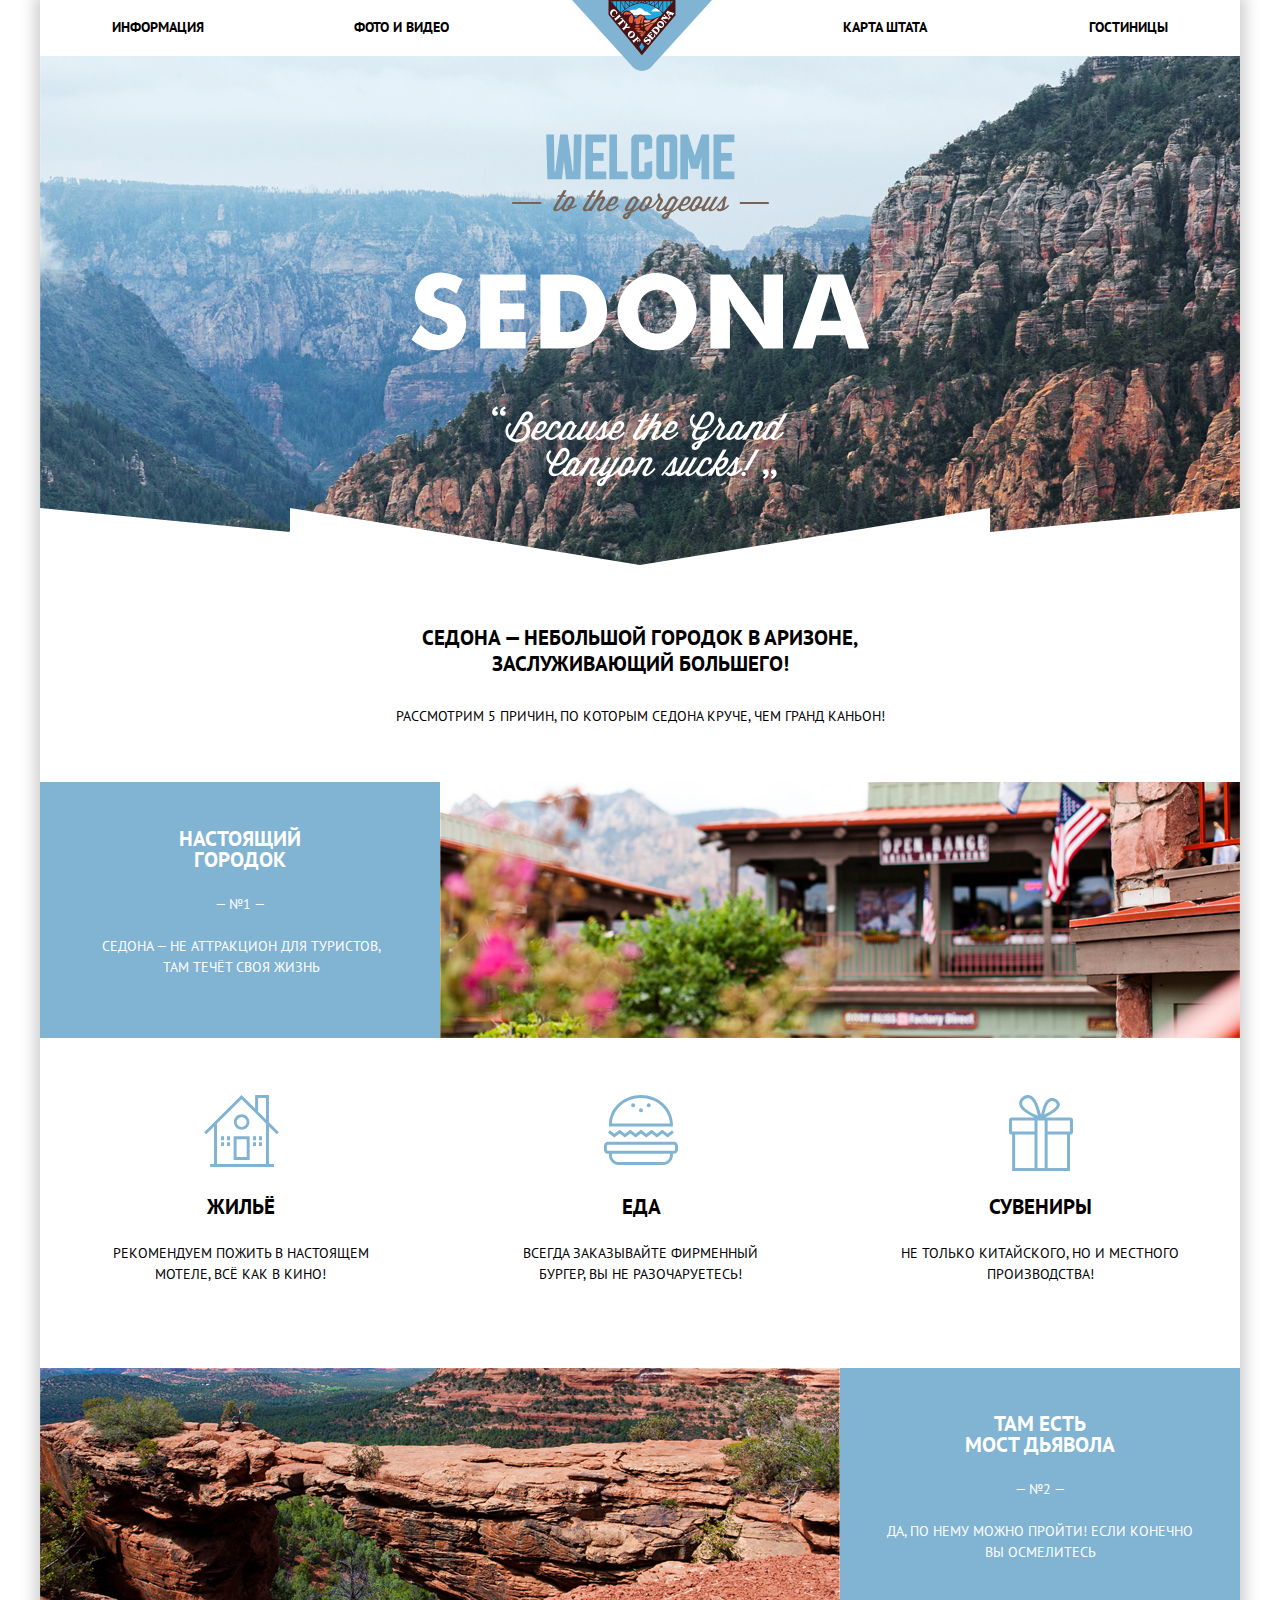
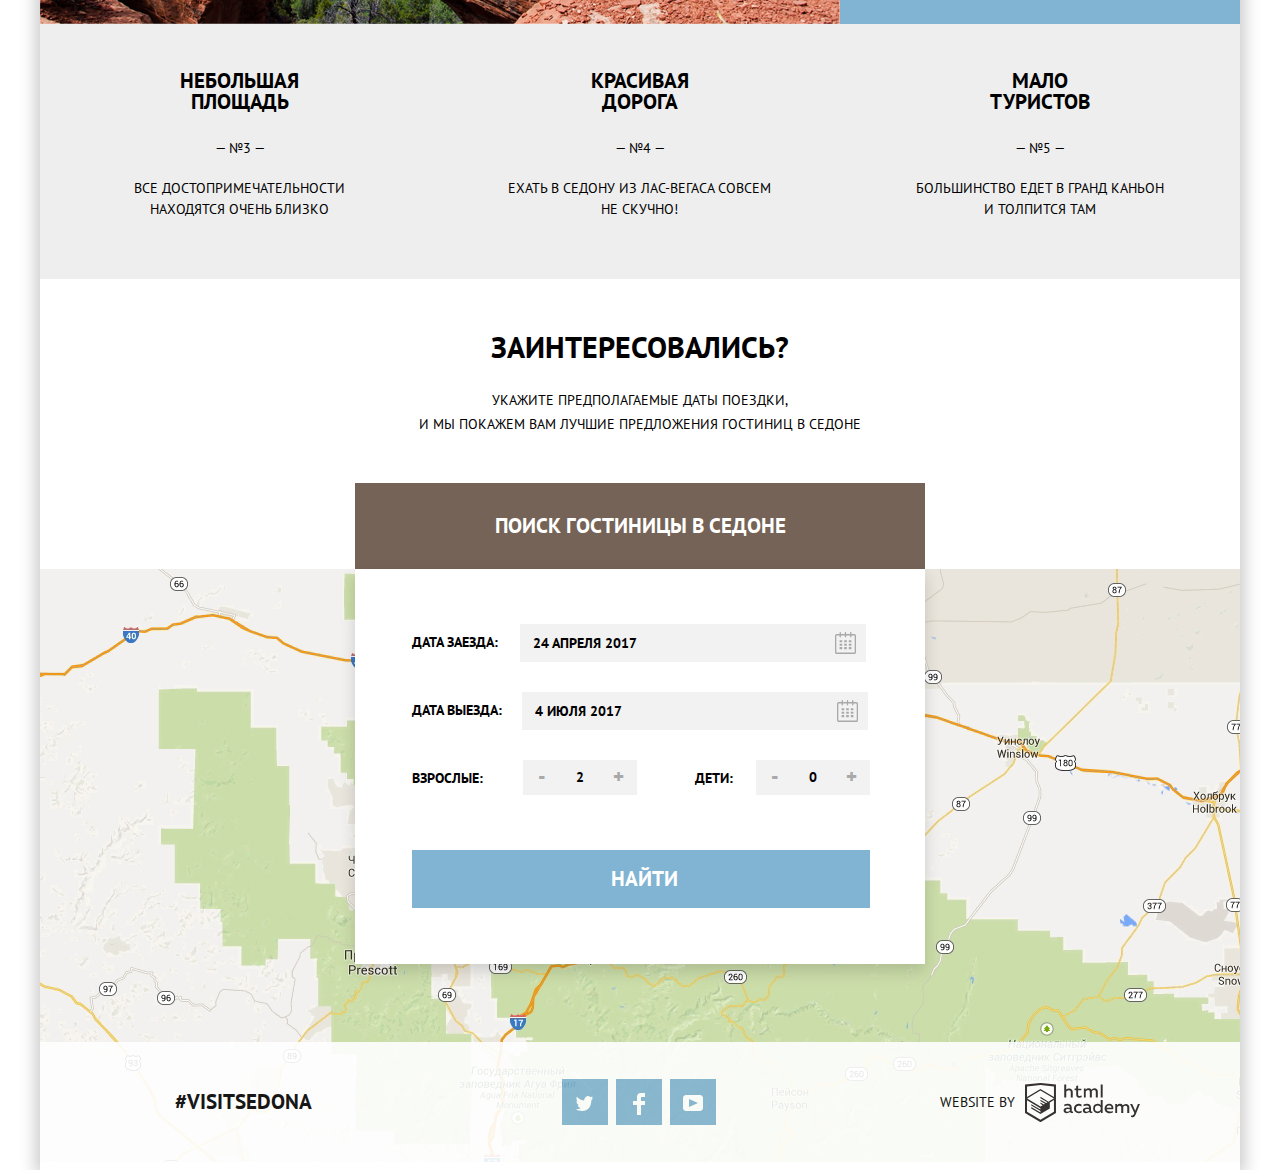
<file: index.html>
<!DOCTYPE html>
<html lang="ru">
<head>
  <meta charset="utf-8">
  <title>HTML Academy: Седона</title>
  <link rel="stylesheet" href="css/normalize.css">
  <link rel="stylesheet" href="css/style.min.css">
  <link href="https://fonts.googleapis.com/css?family=PT+Sans&display=swap" rel="stylesheet">
</head>
<body>
  <div class="wrapper">
    <header class="main-header">
      <nav class="main-navigation">
        <a class="main-header-logo">
          <img src="img/logosedona.svg" width="140" height="71" alt="Логотип Седона">
        </a>
        <ul class="site-navigation">
          <li><a href="info.html">Информация</a></li>
          <li><a href="photography.html">Фото и Видео</a></li>
          <li><a href="map.html">Карта Штата</a></li>
          <li><a href="hotels.html">Гостиницы</a></li>
        </ul>
      </nav>
    </header>
    <div class="banner">
      <img src="img/introwelcome.svg" width="459" height="353" alt="Приветствие">
    </div>
    <section class="advantages">
      <div class="advantages-promo-text">
        <h2>Седона — небольшой городок в Аризоне, заслуживающий большего!</h2>
        <p>Рассмотрим 5 причин, по которым Седона круче, чем гранд каньон!</p>
      </div>
      <div class="advantages-item column-one">
        <div class="text-content">
          <h3 class="advantages-item-title">Настоящий городок</h3>
          <span>— №1 —</span>
          <p>Седона — не аттракцион для туристов, там течёт своя жизнь</p>
        </div>
        <div class="advantages-item-pic-right"><img src="img/city.jpg" width="800" height="256" alt="Городок"></div>
      </div>
      <ul class="advantages-item-list-one">
        <li class="advantages-city-accomodation">
          <h3>Жильё</h3>
          <p>Рекомендуем пожить в настоящем мотеле, всё как в кино!</p>
        </li>
        <li class="advantages-city-food">
          <h3>Еда</h3>
          <p>Всегда заказывайте фирменный бургер, вы не разочаруетесь!</p>
        </li>
        <li class="advantages-city-souvenirs">
          <h3>Сувениры</h3>
          <p>Не только китайского, но и местного производства!</p>
        </li>
      </ul>
      <div class="advantages-item column-two">
        <div class="text-content">
          <h3 class="advantages-item-title">Там есть<br> мост дьявола</h3>
          <span>— №2 —</span>
          <p>Да, по нему можно пройти! Если конечно вы осмелитесь</p>
        </div>
        <div class="advantages-item-pic-left"><img src="img/canyon.jpg" width="800" height="256" alt="Каньон"></div>
      </div>
      <ul class="advantages-item advantages-item-list-two">
        <li class="advantages-item">
          <h3>Небольшая площадь</h3>
          <span>— №3 —</span>
          <p>Все достопримечательности находятся очень близко</p>
        </li>
        <li class="advantages-item">
          <h3>Красивая дорога</h3>
          <span>— №4 —</span>
          <p>Ехать в Седону из Лас-Вегаса совсем не скучно!</p>
        </li>
        <li class="advantages-item">
          <h3>Мало туристов</h3>
          <span>— №5 —</span>
          <p>Большинство едет в гранд каньон и толпится там</p>
        </li>
      </ul>
    </section>
    <section class="interested">
      <div class="search-hotel">
        <h2 class="title-search">Заинтересовались?</h2>
        <p>Укажите предполагаемые даты поездки,<br> и мы покажем вам лучшие предложения гостиниц в Седоне</p>
        <a class="search-button" href="hotels-booking.html">Поиск гостиницы в Седоне</a>
      </div>
      <div class="modal-window">
        <form class="booking-form" action="https://echo.htmlacademy.ru" method="post">
          <div class="arrival">
            <label for="check-in-date">
              Дата Заезда:
            </label>
            <div class="arrival-field">
              <input type="text" name="check in date" id="check-in-date" value="24 апреля 2017">
              <button type="button" class="btn-calendar" name="calendar">
                <svg xmlns="http://www.w3.org/2000/svg" width="21" height="22" viewBox="0 0 21 22"><path d="M19.251 2.025h-2.845V.648c0-.381-.294-.689-.656-.689-.363 0-.656.308-.656.689v1.377h-3.938V.648c0-.381-.294-.689-.655-.689-.363 0-.657.308-.657.689v1.377H5.906V.648c0-.381-.294-.689-.656-.689-.363 0-.657.308-.657.689v1.377H1.75C.784 2.025 0 2.847 0 3.862v16.302C0 21.179.784 22 1.75 22h17.501c.966 0 1.749-.821 1.749-1.836V3.862c0-1.015-.783-1.837-1.749-1.837zm.437 18.139a.448.448 0 0 1-.437.459H1.75a.45.45 0 0 1-.438-.459V3.862a.45.45 0 0 1 .438-.459h2.844v1.378c0 .381.294.689.657.689.362 0 .656-.308.656-.689V3.403h3.938v1.378c0 .381.294.689.657.689.361 0 .655-.308.655-.689V3.403h3.938v1.378c0 .381.293.689.656.689.362 0 .656-.308.656-.689V3.403h2.845c.241 0 .437.206.437.459v16.302z"/><path d="M4.594 8.225h2.625v2.066H4.594zM4.594 11.668h2.625v2.067H4.594zM4.594 15.112h2.625v2.066H4.594zM9.188 15.112h2.625v2.066H9.188zM9.188 11.668h2.625v2.067H9.188zM9.188
                8.225h2.625v2.066H9.188zM13.781 15.112h2.625v2.066h-2.625zM13.781 11.668h2.625v2.067h-2.625zM13.781 8.225h2.625v2.066h-2.625z"/>
                </svg>
              </button>
            </div>
         </div>
         <div class="departure">
           <label for="check-out-date">
             Дата выезда:
           </label>
           <div class="departure-field">
             <input type="text" name="check out date" id="check-out-date" value="4 июля 2017">
             <button type="button" class="btn-calendar" name="calendar">
               <svg xmlns="http://www.w3.org/2000/svg" width="21" height="22" viewBox="0 0 21 22"><path d="M19.251 2.025h-2.845V.648c0-.381-.294-.689-.656-.689-.363 0-.656.308-.656.689v1.377h-3.938V.648c0-.381-.294-.689-.655-.689-.363 0-.657.308-.657.689v1.377H5.906V.648c0-.381-.294-.689-.656-.689-.363 0-.657.308-.657.689v1.377H1.75C.784 2.025 0 2.847 0 3.862v16.302C0 21.179.784 22 1.75 22h17.501c.966 0 1.749-.821 1.749-1.836V3.862c0-1.015-.783-1.837-1.749-1.837zm.437 18.139a.448.448 0 0 1-.437.459H1.75a.45.45 0 0 1-.438-.459V3.862a.45.45 0 0 1 .438-.459h2.844v1.378c0 .381.294.689.657.689.362 0 .656-.308.656-.689V3.403h3.938v1.378c0 .381.294.689.657.689.361 0 .655-.308.655-.689V3.403h3.938v1.378c0 .381.293.689.656.689.362 0 .656-.308.656-.689V3.403h2.845c.241 0 .437.206.437.459v16.302z"/><path d="M4.594 8.225h2.625v2.066H4.594zM4.594 11.668h2.625v2.067H4.594zM4.594 15.112h2.625v2.066H4.594zM9.188 15.112h2.625v2.066H9.188zM9.188 11.668h2.625v2.067H9.188zM9.188
               8.225h2.625v2.066H9.188zM13.781 15.112h2.625v2.066h-2.625zM13.781 11.668h2.625v2.067h-2.625zM13.781 8.225h2.625v2.066h-2.625z"/>
               </svg>
             </button>
           </div>
         </div>
         <div class="count-person">
           <div class="person-number-adults">
             <label for="adults-number">
               Взрослые:
             </label>
             <div class="count-adults">
               <button type="button" class="btn minus">-</button>
               <input type="text" name="adults number" id="adults-number" value="2">
               <button type="button" class="btn plus">+</button>
             </div>
           </div>
           <div class="person-number-children">
             <label for="children-number">
               Дети:
             </label>
             <div class="count-child">
               <button type="button" class="btn minus">-</button>
               <input type="text" name="children number" id="children-number" value="0">
               <button type="button" class="btn plus">+</button>
             </div>
           </div>
         </div>
         <input class="form-button" type="submit" value="Найти">
       </form>
     </div>
   </section>
   <div class="map">
     <img src="img/map.jpg" width="1200" height="593" alt="Карта">
   </div>
   <footer class="main-footer">
     <p class="visit-place-hashtag">#VisitSedona</p>
     <ul class="social-icons">
       <li><a class="social-button" href="#"><span class="visually-hidden">Twitter</span>
         <svg xmlns="http://www.w3.org/2000/svg" xmlns:xlink="http://www.w3.org/1999/xlink" width="17" height="15" viewBox="0 0 17 15"><path fill="#FFF" d="M10.95.144c1.685-.496 2.984.27 3.577 1.179.673-.231 1.331-.481 2.011-.708a2.345 2.345 0 0 1-.857 1.768c.685.17 1.304-.491 1.304-.491-.169 1-1.006 1.788-1.563 2.024-.231 6.75-3.175 11.217-10.077 11.082h-.446c-.41 0-4.164-.46-4.898-1.887 2.271.196 3.893-.422 4.693-1.177-.96-.3-2.679-.477-2.979-2.95.349.106.564.228 1.19.119C1.705 8.247.374 7.53.448 5.33c.285.328 1.067.536 1.34.472C1.085 5.561-.182 2.442.894.85c1.818 1.854 3.735 3.606 7.152 3.773C8.254 2.33 9.183.793 10.95.144z"/></svg>
       </a></li>
       <li><a class="social-button" href="#"><span class="visually-hidden">Facebook</span>
         <svg xmlns="http://www.w3.org/2000/svg" width="12" height="22" viewBox="0 0 12 22"><path fill="#FFF" d="M12 4V0H8a4 4 0 0 0-4 4v4H0v4h4v10h4V12h4V8H8V4h4z"/></svg>
       </a></li>
       <li><a class="social-button" href="#"><span class="visually-hidden">Youtube</span>
         <svg xmlns="http://www.w3.org/2000/svg" xmlns:xlink="http://www.w3.org/1999/xlink" width="20" height="16" viewBox="0 0 20 16"><path fill="#FFF" d="M17 0H3C1.35 0 0 1.35 0 3v10c0 1.65 1.35 3 3 3h14c1.65 0 3-1.35 3-3V3c0-1.65-1.35-3-3-3zM6.027 11.998V4.002L15.014 8l-8.987 3.998z"/></svg>
       </a></li>
     </ul>
     <p class="footer-copyright">
       WEBSITE BY
       <a href="https://htmlacademy.ru/intensive/htmlcss" target="_blank">
         <svg id="Layer_1" data-name="Layer 1" xmlns="http://www.w3.org/2000/svg" viewBox="0 0 108.08 36.85">
           <title>logo-htmlacademy-small1</title>
           <path d="M44.61,26.88a2,2,0,0,0,.55-0.1v1.33a3.25,3.25,0,0,1-1.18.21,1.67,1.67,0,0,1-1.67-1,4.84,4.84,0,0,1-3.14,1.08c-1.51,0-2.91-.83-2.91-2.55,0-2.13,2-2.79,3.71-2.79a11.08,11.08,0,0,1,2.17.25v-0.3c0-1-.76-1.77-2.19-1.77a7.42,7.42,0,0,0-3,.64v-1.7a10.21,10.21,0,0,1,3.19-.55c2.36,0,3.81,1.12,3.81,3.65v3a0.54,0.54,0,0,0,.49.59h0.17Zm-6.44-1.13A1.35,1.35,0,0,0,39.63,27h0.11a3.39,3.39,0,0,0,2.41-1V24.58a9.72,9.72,0,0,0-1.81-.21c-1,0-2.16.33-2.16,1.38h0Zm12.36-6.11a5,5,0,0,1,2.57.64V22a4.08,4.08,0,0,0-2.3-.7,2.75,2.75,0,1,0,0,5.49,5,5,0,0,0,2.43-.64v1.71a6.27,6.27,0,0,1-2.76.57A4.21,4.21,0,0,1,46,24.51q0-.21,0-0.41a4.32,4.32,0,0,1,4.18-4.46h0.38Zm12.17,7.24a2,2,0,0,0,.55-0.1v1.33a3.25,3.25,0,0,1-1.18.21,1.67,1.67,0,0,1-1.67-1,4.84,4.84,0,0,1-3.14,1.08c-1.51,0-2.91-.83-2.91-2.55,0-2.13,2-2.79,3.71-2.79a11.08,11.08,0,0,1,2.17.25v-0.3c0-1-.76-1.77-2.19-1.77a7.42,7.42,0,0,0-3,.64v-1.7a10.21,10.21,0,0,1,3.19-.55c2.36,0,3.81,1.12,3.81,3.65v3a0.54,0.54,0,0,0,.49.59h0.17Zm-6.44-1.13A1.35,1.35,0,0,0,57.73,27h0.11a3.39,3.39,0,0,0,2.41-1V24.58a9.72,9.72,0,0,0-1.81-.21c-1.06,0-2.16.33-2.16,1.38h0ZM73,16V28.2H71.35V26.88a3.88,3.88,0,0,1-3.19,1.54,4.4,4.4,0,0,1,0-8.78,3.81,3.81,0,0,1,3,1.3V16H73Zm-4.53,5.22a2.76,2.76,0,1,0,0,5.52A2.86,2.86,0,0,0,71.15,25V23A2.91,2.91,0,0,0,68.49,21.27ZM79,19.64c3.31,0,4.46,2.68,3.92,5.09H76.7c0.21,1.5,1.67,2.11,3.19,2.11a6.11,6.11,0,0,0,2.64-.59v1.6a7.14,7.14,0,0,1-3,.57C77,28.42,74.78,27,74.78,24a4.18,4.18,0,0,1,4-4.39H79Zm0.09,1.54a2.28,2.28,0,0,0-2.44,2.1v0.06H81.3A2,2,0,0,0,79.13,21.18Zm5.73,7V19.87h1.65v1a3.81,3.81,0,0,1,2.78-1.27A2.86,2.86,0,0,1,91.89,21a4.12,4.12,0,0,1,2.91-1.33A3.06,3.06,0,0,1,98,23V28.2h-1.9V23.05a1.59,1.59,0,0,0-1.42-1.75H94.42a2.8,2.8,0,0,0-2.07,1.12V28.2h-1.9V23.05A1.59,1.59,0,0,0,89,21.31H88.8a3,3,0,0,0-2.21,1.29v5.63H84.86Zm21.31-8.33h1.9l-3.91,9.46c-0.9,2.17-2.09,2.86-3.35,2.86a4.76,4.76,0,0,1-1.1-.14V30.46a2.86,2.86,0,0,0,.85.12c0.9,0,1.58-.64,2.07-1.9l0.17-.42-4-8.4h2l2.86,6.29ZM38.73,1.46V6.22a3.81,3.81,0,0,1,2.7-1.14,3.25,3.25,0,0,1,3.44,3.4v5.15H43V8.72a1.81,1.81,0,0,0-1.61-2h-0.3a2.93,2.93,0,0,0-2.32,1.39v5.52h-1.9V1.46h1.9ZM49.94,2.31v3h3V6.91h-3v3.81c0,1.1.5,1.46,1.58,1.46a4.49,4.49,0,0,0,1.69-.33v1.6A6.8,6.8,0,0,1,51,13.8a2.55,2.55,0,0,1-2.86-2.74V6.89H46.58V5.26h1.5V2.74Zm5.4,11.31V5.28H57v1A3.81,3.81,0,0,1,59.77,5a2.86,2.86,0,0,1,2.6,1.33A4.12,4.12,0,0,1,65.28,5,3.06,3.06,0,0,1,68.44,8.4v5.21h-1.9V8.46a1.59,1.59,0,0,0-1.42-1.75H64.89a2.8,2.8,0,0,0-2.07,1.12v5.78h-1.9V8.46A1.59,1.59,0,0,0,59.5,6.71H59.27A3,3,0,0,0,57.06,8v5.63H55.34ZM71.17,1.45H73V13.6H71.17V1.45ZM14.71,0H14.55L0,1.54V28.21l14.55,8.66,14.55-8.66V1.54Zm12.5,27.1L14.55,34.64,1.9,27.12V16.18l12.59,7.5V25L5.86,19.9v1.31l8.68,5.21v1.39L5.87,22.65V24l8.68,5.21,8.75-5.24V18.31L27.2,16V27.12Zm0-12.53-3.48,2-1.6,1L14.51,13v1.31L21,18.23H21l-0.14.09-1,.54-5.37-3.2V17l4.24,2.52-1,.67-3.2-1.9v1.31l2.1,1.24L14.5,22.1,2,14.65,14.51,7.11Zm0-1.32L14.49,5.76,1.91,13.25v-10L14.56,1.92,27.21,3.25v10h0Z" transform="translate(0 -0.02)" fill="#231f20"/>
         </svg>
       </a>
     </p>
   </footer>
  </div>
  <script src="js/script.min.js"></script>
</body>
</html>
</file>
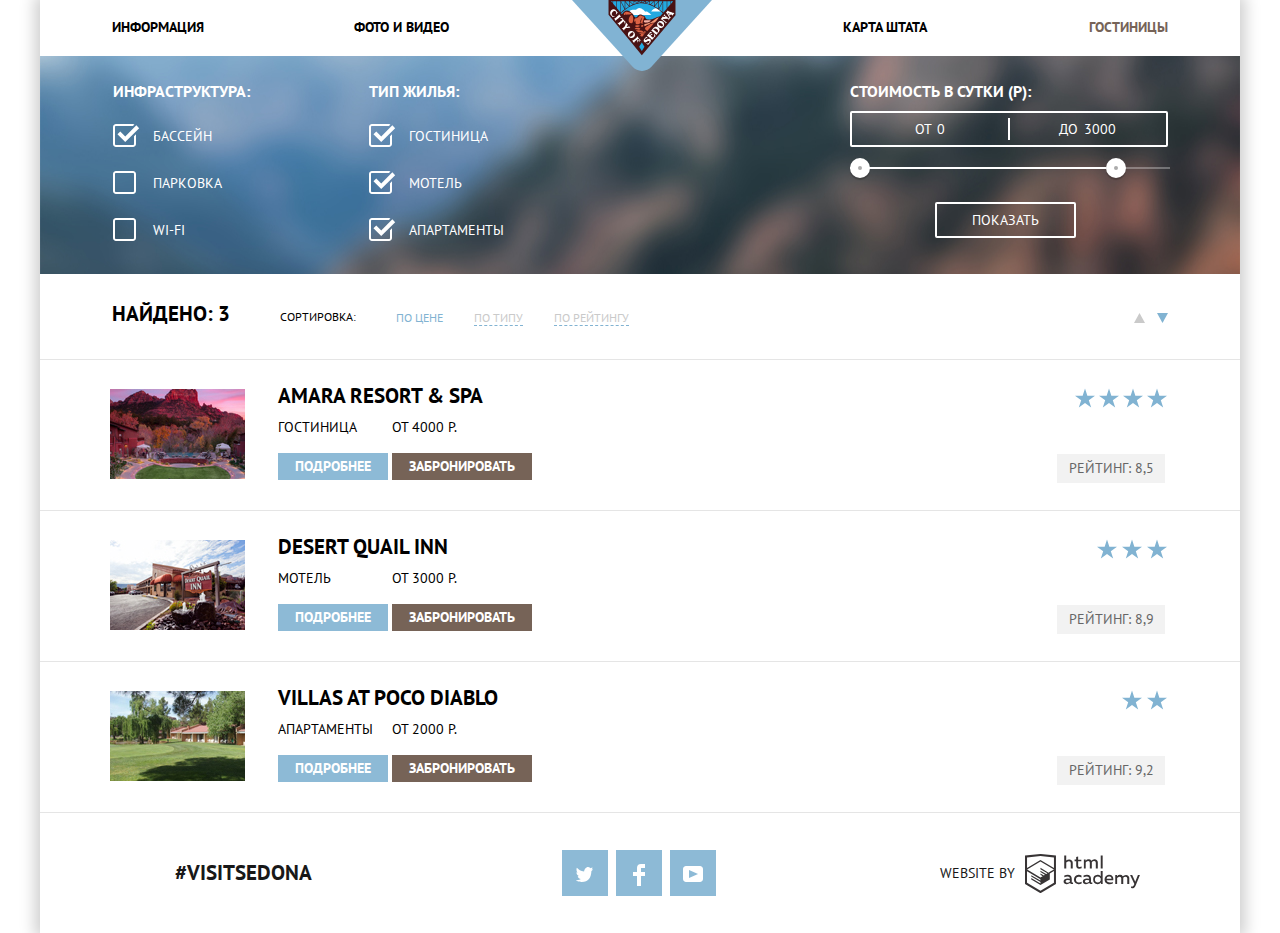
<file: hotels.html>
<!DOCTYPE html>
<html lang="ru">
<head>
  <meta charset="utf-8">
  <title>HTML Academy: Седона</title>
  <link rel="stylesheet" href="css/normalize.css">
  <link rel="stylesheet" href="css/style.min.css">
  <link href="https://fonts.googleapis.com/css?family=PT+Sans&display=swap" rel="stylesheet">
</head>
<body>
  <div class="wrapper">
    <header class="main-header">
      <nav class="main-navigation">
        <a class="main-header-logo" href="index.html">
          <img src="img/logosedona.svg" width="140" height="71" alt="Логотип Седона">
        </a>
        <ul class="site-navigation">
          <li><a href="info.html">Информация</a></li>
          <li><a href="photography.html">Фото и Видео</a></li>
          <li><a href="map.html">Карта Штата</a></li>
          <li class="hotels-active"><a href="hotels.html">Гостиницы</a></li>
        </ul>
      </nav>
    </header>
    <div class="selection-accomodation">
      <form class="selection-form" action="#" method="post">
        <fieldset class="checkboxes">
          <legend>Инфраструктура:</legend>
          <ul>
            <li class="filter-option">
              <input class="input-checkbox" id="pool" type="checkbox" checked>
              <label for="pool">Бассейн</label>
            </li>
            <li class="filter-option">
              <input class="input-checkbox" id="parking" type="checkbox">
              <label for="parking">Парковка</label>
            </li>
            <li class="filter-option">
              <input class="input-checkbox" id="wi-fi" type="checkbox">
              <label for="wi-fi">Wi-Fi</label>
            </li>
          </ul>
        </fieldset>
        <fieldset class="checkboxes">
          <legend>Тип жилья:</legend>
          <ul>
            <li class="filter-option">
              <input class="input-checkbox" id="hotel" type="checkbox" checked>
              <label for="hotel">Гостиница</label>
            </li>
            <li class="filter-option">
              <input class="input-checkbox" id="motel" type="checkbox" checked>
              <label for="motel">Мотель</label>
            </li>
            <li class="filter-option">
              <input class="input-checkbox" id="apartments" type="checkbox" checked>
              <label for="apartments">Апартаменты</label>
            </li>
          </ul>
        </fieldset>
        <div class="filter-range">
          <div class="filter-range-title">Стоимость в сутки (р):</div>
          <div class="price-controls">
            <label class="min-price">от <input type="text" name="min-price" value="0"></label>
            <label class="max-price">до <input type="text" name="max-price" value="3000"></label>
          </div>
          <div class="range-controls">
            <div class="scale">
              <div class="bar"></div>
            </div>
            <div class="range-toggle range-toggle-min"></div>
            <div class="range-toggle range-toggle-max"></div>
          </div>
          <button class="btn-transparent" type="submit">Показать</button>
        </div>
      </form>
    </div>
    <div class="sorting">
      <p class="found">Найдено: 3</p>
      <p class="sort">Сортировка:</p>
      <ul class="sorting-list">
        <li><a class="sort-item price-sort" href="#">По цене</a></li>
        <li><a class="sort-item type-sort" href="#">По типу</a></li>
        <li><a class="sort-item rate-sort" href="#">По рейтингу</a></li>
      </ul>
      <div class="arrows">
        <a href="#" class="button-control up">
          <svg xmlns="http://www.w3.org/2000/svg" width="11" height="10" viewBox="0 0 11 10"><path fill="#231F20" d="M5.5 0L0 10h11z"/></svg>
        </a>
        <a href="#" class="button-control down active">
          <svg xmlns="http://www.w3.org/2000/svg" width="11" height="10" viewBox="0 0 11 10"><path fill="#231F20" d="M5.5 10L0 0h11"/></svg>
        </a>
      </div>
    </div>
    <section class="hotels">
      <ul class="hotels-list">
        <li class="hotels-item">
          <figure>
            <img src="img/hotel1.jpg" width="135" height="90" alt="Картинка отеля">
          </figure>
          <div class="hotels-item-content">
            <h3>
              <a class="hotel-name" href="hotel.html">Amara Resort & Spa</a>
            </h3>
            <div class="hotel-type-price">
              <span class="accomodation-type">Гостиница</span>
              <span class="price-range">От 4000 р.</span>
            </div>
            <div class="hotel-booking">
              <a class="detailed-info" href="#">Подробнее</a>
              <a class="reserve" href="#">Забронировать</a>
            </div>
          </div>
          <div class="hotels-item-statistic">
              <span class="four-star-rate stars"></span>
            <p>Рейтинг: 8,5</p>
          </div>
        </li>
        <li class="hotels-item">
          <figure>
            <img src="img/hotel2.jpg" width="135" height="90" alt="Картинка отеля">
          </figure>
          <div class="hotels-item-content">
            <h3>
              <a class="hotel-name" href="hotel.html">Desert Quail Inn</a>
            </h3>
            <div class="hotel-type-price">
              <span class="accomodation-type">Мотель</span>
              <span class="price-range">От 3000 р.</span>
            </div>
            <div class="hotel-booking">
              <a class="detailed-info" href="#">Подробнее</a>
              <a class="reserve" href="#">Забронировать</a>
            </div>
          </div>
          <div class="hotels-item-statistic">
            <span class="three-star-rate stars"></span>
            <p>Рейтинг: 8,9</p>
          </div>
        </li>
        <li class="hotels-item">
          <figure>
            <img src="img/hotel3.jpg" width="135" height="90" alt="Картинка отеля">
          </figure>
          <div class="hotels-item-content">
            <h3>
              <a class="hotel-name" href="hotel.html">Villas at Poco Diablo</a>
            </h3>
            <div class="hotel-type-price">
              <span class="accomodation-type">Апартаменты</span>
              <span class="price-range">От 2000 р.</span>
            </div>
            <div class="hotel-booking">
              <a class="detailed-info" href="#">Подробнее</a>
              <a class="reserve" href="#">Забронировать</a>
            </div>
          </div>
          <div class="hotels-item-statistic">
            <span class="two-star-rate stars"></span>
            <p>Рейтинг: 9,2</p>
          </div>
        </li>
      </ul>
    </section>
    <footer class="inner-footer">
      <p class="visit-place-hashtag">#VisitSedona</p>
      <ul class="social-icons">
        <li><a class="social-button" href="#"><span class="visually-hidden">Twitter</span>
          <svg xmlns="http://www.w3.org/2000/svg" xmlns:xlink="http://www.w3.org/1999/xlink" width="17" height="15" viewBox="0 0 17 15"><path fill="#FFF" d="M10.95.144c1.685-.496 2.984.27 3.577 1.179.673-.231 1.331-.481 2.011-.708a2.345 2.345 0 0 1-.857 1.768c.685.17 1.304-.491 1.304-.491-.169 1-1.006 1.788-1.563 2.024-.231 6.75-3.175 11.217-10.077 11.082h-.446c-.41 0-4.164-.46-4.898-1.887 2.271.196 3.893-.422 4.693-1.177-.96-.3-2.679-.477-2.979-2.95.349.106.564.228 1.19.119C1.705 8.247.374 7.53.448 5.33c.285.328 1.067.536 1.34.472C1.085 5.561-.182 2.442.894.85c1.818 1.854 3.735 3.606 7.152 3.773C8.254 2.33 9.183.793 10.95.144z"/></svg>
        </a></li>
        <li><a class="social-button" href="#"><span class="visually-hidden">Facebook</span>
          <svg xmlns="http://www.w3.org/2000/svg" width="12" height="22" viewBox="0 0 12 22"><path fill="#FFF" d="M12 4V0H8a4 4 0 0 0-4 4v4H0v4h4v10h4V12h4V8H8V4h4z"/></svg>
        </a></li>
        <li><a class="social-button" href="#"><span class="visually-hidden">Youtube</span>
          <svg xmlns="http://www.w3.org/2000/svg" xmlns:xlink="http://www.w3.org/1999/xlink" width="20" height="16" viewBox="0 0 20 16"><path fill="#FFF" d="M17 0H3C1.35 0 0 1.35 0 3v10c0 1.65 1.35 3 3 3h14c1.65 0 3-1.35 3-3V3c0-1.65-1.35-3-3-3zM6.027 11.998V4.002L15.014 8l-8.987 3.998z"/></svg>
        </a></li>
      </ul>
      <p class="footer-copyright-inner">
        WEBSITE BY
        <a href="https://htmlacademy.ru/" target="_blank">
          <svg id="Layer_1" data-name="Layer 1" xmlns="http://www.w3.org/2000/svg" viewBox="0 0 108.08 36.85"><title>logo-htmlacademy-small1</title><path d="M44.61,26.88a2,2,0,0,0,.55-0.1v1.33a3.25,3.25,0,0,1-1.18.21,1.67,1.67,0,0,1-1.67-1,4.84,4.84,0,0,1-3.14,1.08c-1.51,0-2.91-.83-2.91-2.55,0-2.13,2-2.79,3.71-2.79a11.08,11.08,0,0,1,2.17.25v-0.3c0-1-.76-1.77-2.19-1.77a7.42,7.42,0,0,0-3,.64v-1.7a10.21,10.21,0,0,1,3.19-.55c2.36,0,3.81,1.12,3.81,3.65v3a0.54,0.54,0,0,0,.49.59h0.17Zm-6.44-1.13A1.35,1.35,0,0,0,39.63,27h0.11a3.39,3.39,0,0,0,2.41-1V24.58a9.72,9.72,0,0,0-1.81-.21c-1,0-2.16.33-2.16,1.38h0Zm12.36-6.11a5,5,0,0,1,2.57.64V22a4.08,4.08,0,0,0-2.3-.7,2.75,2.75,0,1,0,0,5.49,5,5,0,0,0,2.43-.64v1.71a6.27,6.27,0,0,1-2.76.57A4.21,4.21,0,0,1,46,24.51q0-.21,0-0.41a4.32,4.32,0,0,1,4.18-4.46h0.38Zm12.17,7.24a2,2,0,0,0,.55-0.1v1.33a3.25,3.25,0,0,1-1.18.21,1.67,1.67,0,0,1-1.67-1,4.84,4.84,0,0,1-3.14,1.08c-1.51,0-2.91-.83-2.91-2.55,0-2.13,2-2.79,3.71-2.79a11.08,11.08,0,0,1,2.17.25v-0.3c0-1-.76-1.77-2.19-1.77a7.42,7.42,0,0,0-3,.64v-1.7a10.21,10.21,0,0,1,3.19-.55c2.36,0,3.81,1.12,3.81,3.65v3a0.54,0.54,0,0,0,.49.59h0.17Zm-6.44-1.13A1.35,1.35,0,0,0,57.73,27h0.11a3.39,3.39,0,0,0,2.41-1V24.58a9.72,9.72,0,0,0-1.81-.21c-1.06,0-2.16.33-2.16,1.38h0ZM73,16V28.2H71.35V26.88a3.88,3.88,0,0,1-3.19,1.54,4.4,4.4,0,0,1,0-8.78,3.81,3.81,0,0,1,3,1.3V16H73Zm-4.53,5.22a2.76,2.76,0,1,0,0,5.52A2.86,2.86,0,0,0,71.15,25V23A2.91,2.91,0,0,0,68.49,21.27ZM79,19.64c3.31,0,4.46,2.68,3.92,5.09H76.7c0.21,1.5,1.67,2.11,3.19,2.11a6.11,6.11,0,0,0,2.64-.59v1.6a7.14,7.14,0,0,1-3,.57C77,28.42,74.78,27,74.78,24a4.18,4.18,0,0,1,4-4.39H79Zm0.09,1.54a2.28,2.28,0,0,0-2.44,2.1v0.06H81.3A2,2,0,0,0,79.13,21.18Zm5.73,7V19.87h1.65v1a3.81,3.81,0,0,1,2.78-1.27A2.86,2.86,0,0,1,91.89,21a4.12,4.12,0,0,1,2.91-1.33A3.06,3.06,0,0,1,98,23V28.2h-1.9V23.05a1.59,1.59,0,0,0-1.42-1.75H94.42a2.8,2.8,0,0,0-2.07,1.12V28.2h-1.9V23.05A1.59,1.59,0,0,0,89,21.31H88.8a3,3,0,0,0-2.21,1.29v5.63H84.86Zm21.31-8.33h1.9l-3.91,9.46c-0.9,2.17-2.09,2.86-3.35,2.86a4.76,4.76,0,0,1-1.1-.14V30.46a2.86,2.86,0,0,0,.85.12c0.9,0,1.58-.64,2.07-1.9l0.17-.42-4-8.4h2l2.86,6.29ZM38.73,1.46V6.22a3.81,3.81,0,0,1,2.7-1.14,3.25,3.25,0,0,1,3.44,3.4v5.15H43V8.72a1.81,1.81,0,0,0-1.61-2h-0.3a2.93,2.93,0,0,0-2.32,1.39v5.52h-1.9V1.46h1.9ZM49.94,2.31v3h3V6.91h-3v3.81c0,1.1.5,1.46,1.58,1.46a4.49,4.49,0,0,0,1.69-.33v1.6A6.8,6.8,0,0,1,51,13.8a2.55,2.55,0,0,1-2.86-2.74V6.89H46.58V5.26h1.5V2.74Zm5.4,11.31V5.28H57v1A3.81,3.81,0,0,1,59.77,5a2.86,2.86,0,0,1,2.6,1.33A4.12,4.12,0,0,1,65.28,5,3.06,3.06,0,0,1,68.44,8.4v5.21h-1.9V8.46a1.59,1.59,0,0,0-1.42-1.75H64.89a2.8,2.8,0,0,0-2.07,1.12v5.78h-1.9V8.46A1.59,1.59,0,0,0,59.5,6.71H59.27A3,3,0,0,0,57.06,8v5.63H55.34ZM71.17,1.45H73V13.6H71.17V1.45ZM14.71,0H14.55L0,1.54V28.21l14.55,8.66,14.55-8.66V1.54Zm12.5,27.1L14.55,34.64,1.9,27.12V16.18l12.59,7.5V25L5.86,19.9v1.31l8.68,5.21v1.39L5.87,22.65V24l8.68,5.21,8.75-5.24V18.31L27.2,16V27.12Zm0-12.53-3.48,2-1.6,1L14.51,13v1.31L21,18.23H21l-0.14.09-1,.54-5.37-3.2V17l4.24,2.52-1,.67-3.2-1.9v1.31l2.1,1.24L14.5,22.1,2,14.65,14.51,7.11Zm0-1.32L14.49,5.76,1.91,13.25v-10L14.56,1.92,27.21,3.25v10h0Z" transform="translate(0 -0.02)" fill="#231f20"/></svg>
        </a>
      </p>
    </footer>
  </div>
</body>
</html>
</file>
<file: css/style.min.css>
body{margin:0;padding:0;font-size:14px;line-height:26px;font-family:"PT Sans",Arial,sans-serif}.main-header{position:relative;min-height:56px}.wrapper{width:1200px;position:relative;margin-left:auto;margin-right:auto;-webkit-box-shadow:0 0 15px 5px rgba(0,1,1,0.2);box-shadow:0 0 15px 5px rgba(0,1,1,0.2)}.main-header-logo{position:absolute;z-index:1;top:0;right:44%}.main-navigation{display:-webkit-box;display:-ms-flexbox;display:flex;position:relative}.main-navigation ul{width:100%;display:-webkit-box;display:-ms-flexbox;display:flex;-webkit-box-pack:justify;-ms-flex-pack:justify;justify-content:space-between;padding-left:72px;padding-right:72px;list-style:none}.site-navigation li{width:25%;text-decoration:none;color:#000;font-weight:700}.site-navigation li:nth-child(1),.site-navigation li:nth-child(2){text-align:left}.site-navigation li:nth-child(3),.site-navigation li:nth-child(4){text-align:right}.site-navigation li:nth-child(2){padding-right:90px}.site-navigation a{color:#000;font-size:14px;line-height:26px;text-transform:uppercase;text-decoration:none}.site-navigation a:hover,.site-navigation a:focus{color:#81b3d2}.site-navigation a:active{color:#b2b2b2}.hotels-active a{color:#766357}.banner{width:1200px;min-height:509px;background:url(../img/mountainbottom.svg) no-repeat 0 452px,#86bcd8 url(../img/mountain.jpg) no-repeat 0 -55px;text-align:center}.banner img{padding-top:78px}.advantages-promo-text{width:600px;margin:0 auto;padding-top:49px;padding-bottom:39px;text-align:center;text-transform:uppercase;font-family:"PT Sans",Arial,sans-serif;font-size:14px;line-height:26px}.advantages-promo-text h2{margin-top:11px;margin-bottom:26px;font-size:21px;line-height:26px}.column-one{min-height:256px;display:-webkit-box;display:-ms-flexbox;display:flex;-webkit-box-align:center;-ms-flex-align:center;align-items:center;-webkit-box-sizing:border-box;box-sizing:border-box}.column-one .text-content{min-height:256px;text-align:center;color:#fff;background-color:#81b3d2;font-size:14px;line-height:21px;text-transform:uppercase;-webkit-box-sizing:border-box;box-sizing:border-box}.column-one p{padding-top:7px;padding-left:52px;padding-right:50px;font-size:14px}.column-one h3{font-size:21px;padding:25px 135px 3px}.advantages ul{margin:0;padding:0;padding-left:15px;list-style:none;-webkit-box-sizing:border-box;box-sizing:border-box}.advantages-item-list-one{width:1200px;display:-webkit-box;display:-ms-flexbox;display:flex;-ms-flex-wrap:wrap;flex-wrap:wrap;margin:0;padding:0;-ms-flex-pack:distribute;justify-content:space-around;-webkit-box-align:center;-ms-flex-align:center;align-items:center;text-align:center;font-size:14px;line-height:21px;text-transform:uppercase;-webkit-box-sizing:border-box;box-sizing:border-box}.advantages-item-list-one li{padding-top:57px;padding-bottom:57px}.advantages-city-accomodation{padding-bottom:12px;background:url(../img/house.svg) no-repeat 92px 57px}.advantages-city-food{background:url(../img/burger.svg) no-repeat 120px 57px}.advantages-city-souvenirs{background:url(../img/gift.svg) no-repeat 111px 57px}.advantages-item-list-one h3{padding-top:80px;padding-bottom:5px;font-size:21px;line-height:21px}.advantages-city-accomodation p{width:257px;font-size:14px;line-height:21px;padding-bottom:12px}.advantages-city-food p{width:285px;padding-bottom:12px;font-size:14px;line-height:21px;padding-left:14px}.advantages-city-food h3{padding-left:16px}.advantages-city-souvenirs p{width:285px;padding-bottom:12px;font-size:14px;line-height:21px}.column-two{min-height:256px;display:-webkit-box;display:-ms-flexbox;display:flex;-webkit-box-orient:horizontal;-webkit-box-direction:reverse;-ms-flex-direction:row-reverse;flex-direction:row-reverse;-webkit-box-align:center;-ms-flex-align:center;align-items:center;-webkit-box-sizing:border-box;box-sizing:border-box}.column-two .text-content{min-height:256px;text-align:center;color:#fff;background-color:#81b3d2;font-size:14px;line-height:21px;text-transform:uppercase;-webkit-box-sizing:border-box;box-sizing:border-box}.advantages-item-pic-left{height:256px;color:#fff;background-color:#81b3d2}.advantages-item-pic-right{height:256px;-webkit-box-pack:center;-ms-flex-pack:center;justify-content:center;color:#fff;background-color:#81b3d2}.advantages-item-title{padding-bottom:5px;padding-left:120px;padding-right:120px;color:#fff;font-size:21px;font-weight:700}.column-two h3{padding-top:24px;padding-bottom:3px}.column-two p{padding-top:7px;padding-left:45px;padding-right:45px}.advantages-item-list-two{max-width:1200px;display:-webkit-box;display:-ms-flexbox;display:flex;-webkit-box-pack:justify;-ms-flex-pack:justify;justify-content:space-between;-webkit-box-align:center;-ms-flex-align:center;align-items:center;text-align:center;background-color:#eee;font-size:14px;line-height:21px;text-transform:uppercase;-webkit-box-sizing:border-box;box-sizing:border-box}.advantages-item-list-two li{width:400px;-webkit-box-sizing:border-box;box-sizing:border-box;padding:20px 65px 45px 40px}.advantages-item-list-two li:nth-child(2){padding-right:55px}.advantages-item-list-two li:nth-child(3){padding-left:60px}.advantages-item-list-two h3{margin-left:75px;margin-right:75px;padding-top:5px;padding-bottom:5px;font-size:21px}.advantages-item-list-two p{padding-top:5px;padding-right:10px;padding-left:10px;font-size:14px}.interested{position:relative}.search-hotel{width:570px;margin:0 auto;padding-top:25px;text-align:center;vertical-align:middle}.search-hotel h2{margin-bottom:23px;font-size:30px;line-height:36px;font-weight:700;text-transform:uppercase}.search-hotel p{margin-bottom:47px;font-size:14px;line-height:24px;text-transform:uppercase}.interested a{margin:0 auto;padding:30px 0;display:block;text-decoration:none;text-transform:uppercase;color:#fff;background-color:#766357;font-size:21px;font-weight:700;line-height:26px}.search-button:hover{background-color:#604e43}.search-button:active{color:rgba(255,255,255,0.3);background-color:#503e33}.modal-window{width:570px;min-height:395px;position:absolute;top:100%;left:315px;z-index:1;background-color:#fff;-webkit-box-shadow:0 7px 15px 0 rgba(0,1,1,0.15);box-shadow:0 7px 15px 0 rgba(0,1,1,0.15);font-size:14px;line-height:26px;font-weight:700}.booking-form{padding-top:55px;padding-left:57px;padding-right:55px;text-transform:uppercase;-webkit-box-sizing:border-box;box-sizing:border-box}.booking-form .arrival,.booking-form .departure,.booking-form .person-number-adults,.booking-form .person-number-children{display:-webkit-box;display:-ms-flexbox;display:flex}.person-number-children{padding-right:5px}.arrival input{margin-left:22px}.departure input{margin-left:20px}.booking-form input{width:346px;height:38px;padding-left:13px;background-color:#f2f2f2;font-size:14px;font-weight:700;line-height:26px;border:none;text-transform:uppercase;-webkit-box-sizing:border-box;box-sizing:border-box}.booking-form label{padding-top:5px;white-space:nowrap}.arrival-field,.departure-field{position:relative;margin-bottom:30px}.btn-calendar{position:absolute;border:0;top:8px;right:10px;margin:0;padding:0}.modal-window button{border:none;outline:none;background-color:inherit;fill:#a9a9a9}.plus,.minus{font-size:20px;font-weight:700;color:#a9a9a9;border:none;color:#cacaca;background-color:#f2f2f2}.btn-calendar:hover,.count-adults .minus:hover,.count-adults .plus:hover,.count-child .minus:hover,.count-child .plus:hover{fill:#000;color:#000}.btn-calendar:active,.count-adults .minus:active,.count-adults .plus:active,.count-child .minus:active,.count-child .plus:active{fill:#81b3d2;color:#81b3d2}.arrival-field input:hover,.departure-field input:hover{background-color:#ebebeb}.arrival-field input:focus,.departure-field input:focus{background-color:#fff}.form-button[type="submit"]{width:458px;height:58px;display:block;margin-top:55px;background-color:#81b3d2;color:#fff;font-size:21px;line-height:26px;font-weight:700;border:none}.form-button:hover,.form-button:focus{background-color:#669ec0}.form-button:active{color:rgba(255,255,255,0.3);background-color:#5496bd}.count-person{display:-webkit-box;display:-ms-flexbox;display:flex;-webkit-box-orient:horizontal;-webkit-box-direction:normal;-ms-flex-direction:row;flex-direction:row;-webkit-box-pack:justify;-ms-flex-pack:justify;justify-content:space-between}.count-adults input[type="text"],.count-child input[type="text"]{width:38px;height:35px;padding:0;text-align:center}.count-adults,.count-child{display:-webkit-box;display:-ms-flexbox;display:flex;padding-left:40px}.count-child{margin-right:-5px;padding-left:23px}.count-adults button,.count-child button{width:38px;font-size:21px;font-weight:600;color:#a9a9a9;background-color:#f2f2f2;cursor:pointer;border:none}.main-footer{width:1200px;height:120px;position:absolute;bottom:8px;left:0;display:-webkit-box;display:-ms-flexbox;display:flex;-webkit-box-pack:justify;-ms-flex-pack:justify;justify-content:space-between;-webkit-box-orient:horizontal;-webkit-box-direction:normal;-ms-flex-direction:row;flex-direction:row;-webkit-box-align:center;-ms-flex-align:center;align-items:center;background-color:#fff;opacity:.9}.inner-footer{width:1200px;height:120px;display:-webkit-box;display:-ms-flexbox;display:flex;-webkit-box-pack:justify;-ms-flex-pack:justify;justify-content:space-between;-webkit-box-align:center;-ms-flex-align:center;align-items:center;background-color:#fff;opacity:.9;-webkit-box-sizing:border-box;box-sizing:border-box}.footer-copyright,.footer-copyright-inner{display:-webkit-box;display:-ms-flexbox;display:flex;-webkit-box-align:center;-ms-flex-align:center;align-items:center;padding-right:100px;text-align:center;font-size:14px;line-height:26px}.footer-copyright a,.footer-copyright-inner a{width:115px;padding-left:10px}.footer-copyright svg,.footer-copyright-inner svg{width:100%;padding-top:10px}.visit-place-hashtag{padding-left:135px;font-size:21px;line-height:26px;font-weight:700;text-decoration:none;color:#000;text-transform:uppercase}.main-footer ul{list-style:none}.inner-footer ul{list-style:none}.social-icons svg{position:relative;top:14px}.main-footer .social-icons,.inner-footer .social-icons{padding-right:15px}.main-footer li,.inner-footer li{display:inline-block;margin:2px;vertical-align:middle;text-align:center}.visually-hidden{width:1px;height:1px;position:absolute;margin:-1px;padding:0;border:0;clip:rect(0 0 0 0);overflow:hidden}.social-button{width:46px;height:46px;display:block;position:relative;background-color:#81b3d2}.social-button:hover,.social-button:focus{background-color:#669ec0}.social-button:active{background-color:#5496bd}.footer-copyright path:hover,.footer-copyright-inner path:hover,.footer-copyright path:focus,.footer-copyright-inner path:focus{fill:#81b3d2}.footer-copyright path:active,.footer-copyright-inner path:active{fill:#bdbbbc}.selection-accomodation{min-height:215px;color:#fff;background-color:#5d7284;background-image:url(../img/mountainpage2.jpg);background-repeat:no-repeat;background-position:top -55px center}.selection-accomodation ul{margin:0;padding:0;list-style:none}.selection-form{display:-webkit-box;display:-ms-flexbox;display:flex;padding-top:25px;padding-left:60px;text-transform:uppercase}.checkboxes{width:140px;border:none}.checkboxes:first-child{padding-right:102px}.selection-accomodation legend{margin:0;margin-bottom:17px;font-size:16px;line-height:21px;font-weight:700}.filter-option{margin-bottom:24px;padding-left:40px}.filter-option label{position:relative;display:block;padding-top:2px;vertical-align:middle;cursor:pointer;font-size:14px;line-height:21px}.checkboxes input{display:none}.input-checkbox + label::before{width:30px;height:30px;content:"";position:absolute;top:-3px;left:-40px;background-image:url(../img/checkboxoff.svg);background-repeat:no-repeat;background-position:left center}.input-checkbox:checked + label::before{content:"";background-image:url(../img/checkboxon.svg);background-repeat:no-repeat;background-position:left center}.input-checkbox:disabled + label::before,.input-checkbox:checked:disabled + label::before{opacity:.5}.filter-range{width:320px;position:absolute;right:70px;color:#fff;text-transform:uppercase}.filter-range-title{margin-bottom:9px;font-weight:600;font-size:16px;line-height:21px}.price-controls{width:314px;height:32px;position:relative;margin-bottom:20px;font-size:0;border:2px solid #fff;border-radius:2px}.price-controls::after{width:2px;height:22px;content:"";position:absolute;top:50%;left:50%;-webkit-transform:translate(-50%,-50%);-ms-transform:translate(-50%,-50%);transform:translate(-50%,-50%);background:#fff}.price-controls label{display:inline-block;vertical-align:middle;text-align:center;padding-top:5px;font-size:14px;line-height:21px;cursor:pointer}.price-controls .min-price,.price-controls .max-price{width:90px;padding-left:55px}.price-controls input{width:50px;margin:0;color:inherit;font:inherit;background:none;border:none}.range-controls{position:relative;margin-bottom:33px}.range-controls .scale{height:2px;background:rgba(255,255,255,0.3)}.range-controls .bar{width:80%;height:2px;background:#fff}.range-toggle{width:4px;height:4px;position:absolute;top:-9px;background:#ababab;border:8px solid #fff;border-radius:50%;-webkit-box-shadow:0 2px 1px 0 rgba(0,1,1,0.2);box-shadow:0 2px 1px 0 rgba(0,1,1,0.2);cursor:pointer}.range-toggle:hover{-webkit-transform:scale(1.2);-ms-transform:scale(1.2);transform:scale(1.2)}.range-toggle-min{left:0}.range-toggle-max{left:80%}.btn-transparent{display:block;margin-left:85px;padding:6px 35px;font-size:14px;line-height:20px;color:#fff;text-transform:uppercase;background:transparent;border:2px solid #fff;border-radius:2px;cursor:pointer}.btn-transparent:hover{color:#000;background:#fff}.sorting{display:-webkit-box;display:-ms-flexbox;display:flex;border-bottom:1px solid #e5e5e5;padding:6px 72px 11px}.sorting-list{display:-webkit-box;display:-ms-flexbox;display:flex;-webkit-box-orient:horizontal;-webkit-box-direction:normal;-ms-flex-direction:row;flex-direction:row;list-style:none}.found{font-size:21px;line-height:26px;font-weight:700;text-transform:uppercase}.sort{padding-top:16px;padding-left:50px;font-size:12px;line-height:18px;text-transform:uppercase}.sorting-list li{padding-top:15px;padding-right:31px;font-size:12px;line-height:18px}.sorting a{text-decoration:none;text-transform:uppercase;color:#cacaca;font-size:12px;line-height:18px;border-bottom:1px dashed #81b3d2}.sort-item:hover,.sorting-list .price-sort{color:#81b3d2}.sort-item:active{color:#000;border:none}.sorting-list .price-sort{border:none}.arrows a{border:none}.arrows{width:34px;height:10px;margin-left:auto;padding-top:30px;display:-webkit-box;display:-ms-flexbox;display:flex;-webkit-box-pack:justify;-ms-flex-pack:justify;justify-content:space-between}.arrows path{fill:#cacaca}.arrows path:hover{fill:#231f20}.arrows path:active,.active path{fill:#81b3d2}.hotels{display:-webkit-box;display:-ms-flexbox;display:flex;-webkit-box-orient:vertical;-webkit-box-direction:normal;-ms-flex-direction:column;flex-direction:column;-webkit-box-pack:justify;-ms-flex-pack:justify;justify-content:space-between}.hotels ul{margin:0;padding:0}.hotels-item{display:-webkit-box;display:-ms-flexbox;display:flex;-webkit-box-align:center;-ms-flex-align:center;-webkit-box-align:center;align-items:center;padding-left:38px;padding-top:15px;padding-bottom:9px;list-style:none;border-bottom:1px solid #e5e5e5}.hotels-item figure{margin-left:32px;margin-right:33px}.hotels-item-content a{text-decoration:none;color:#000}.hotels-item-content h3{margin-top:0;margin-bottom:8px;color:#000;text-transform:uppercase;font-size:21px;line-height:26px}.hotel-name:hover{color:#81b3d2}.hotel-name:focus{color:#b2b2b2}.hotel-booking .detailed-info:hover,.hotel-booking .detailed-info:focus{background-color:#669ec0}.hotel-booking .detailed-info:active{background-color:#5496bd;color:rgba(255,255,255,0.3)}.hotel-booking .reserve:hover,.hotel-booking .reserve:focus{background-color:#604e43}.hotel-booking .reserve:active{background-color:#503e33;color:rgba(255,255,255,0.3)}.hotels-item-content{padding-bottom:12px;text-align:left;text-transform:uppercase}.hotel-type-price{display:-webkit-box;display:-ms-flexbox;display:flex;-webkit-box-pack:justify;-ms-flex-pack:justify;justify-content:space-between;padding-bottom:15px;font-size:14px;line-height:21px}.price-range{padding-right:75px}.sort-item .price-sort{display:inline-block;vertical-align:top;padding:3px 15px;font-size:14px;font-weight:700;line-height:21px;text-decoration:none;text-transform:uppercase;text-align:center;color:#fff;background:#8dbad6}.hotel-booking .detailed-info{display:inline-block;vertical-align:top;padding:3px 17px;font-size:14px;font-weight:700;line-height:21px;text-decoration:none;text-transform:uppercase;text-align:center;color:#fff;background:#8dbad6}.hotel-booking .reserve{display:inline-block;vertical-align:top;padding:3px 17px;background-color:#766357;color:#fff;font-size:14px;font-weight:700;line-height:21px;text-decoration:none;text-transform:uppercase;text-align:center}.hotels-item-statistic{display:-webkit-box;display:-ms-flexbox;display:flex;-webkit-box-pack:justify;-ms-flex-pack:justify;justify-content:space-between;-webkit-box-orient:vertical;-webkit-box-direction:normal;-ms-flex-direction:column;flex-direction:column;width:110px;text-align:right;padding-left:525px}.hotels-item-statistic p{width:100px;margin-top:38px;margin-bottom:5px;padding:4px;font-size:14px;font-weight:400;line-height:21px;color:#666;text-decoration:none;text-align:center;text-transform:uppercase;background-color:#f2f2f2}.stars{margin-left:18px;padding-top:7px;padding-bottom:21px;background-image:url(../img/star.svg);background-repeat:space;background-size:20px 20px}.three-star-rate{margin-left:40px}.two-star-rate{margin-left:65px}.show{-webkit-animation-name:slide-down;animation-name:slide-down;-webkit-animation-duration:.7s;animation-duration:.7s;-webkit-animation-timing-function:ease;animation-timing-function:ease}.hide{display:none}@-webkit-keyframes slide-down{0%{-webkit-transform:translateY(-300px);transform:translateY(-300px)}30%{-webkit-transform:translateY(-100px);transform:translateY(-100px)}50%{-webkit-transform:translateY(5px);transform:translateY(5px)}70%{-webkit-transform:translateY(10px);transform:translateY(10px)}90%{-webkit-transform:translateY(-10px);transform:translateY(-10px)}100%{-webkit-transform:translateY(0);transform:translateY(0)}}@keyframes slide-down{0%{-webkit-transform:translateY(-300px);transform:translateY(-300px)}30%{-webkit-transform:translateY(-100px);transform:translateY(-100px)}50%{-webkit-transform:translateY(5px);transform:translateY(5px)}70%{-webkit-transform:translateY(10px);transform:translateY(10px)}90%{-webkit-transform:translateY(-10px);transform:translateY(-10px)}100%{-webkit-transform:translateY(0);transform:translateY(0)}}
</file>
